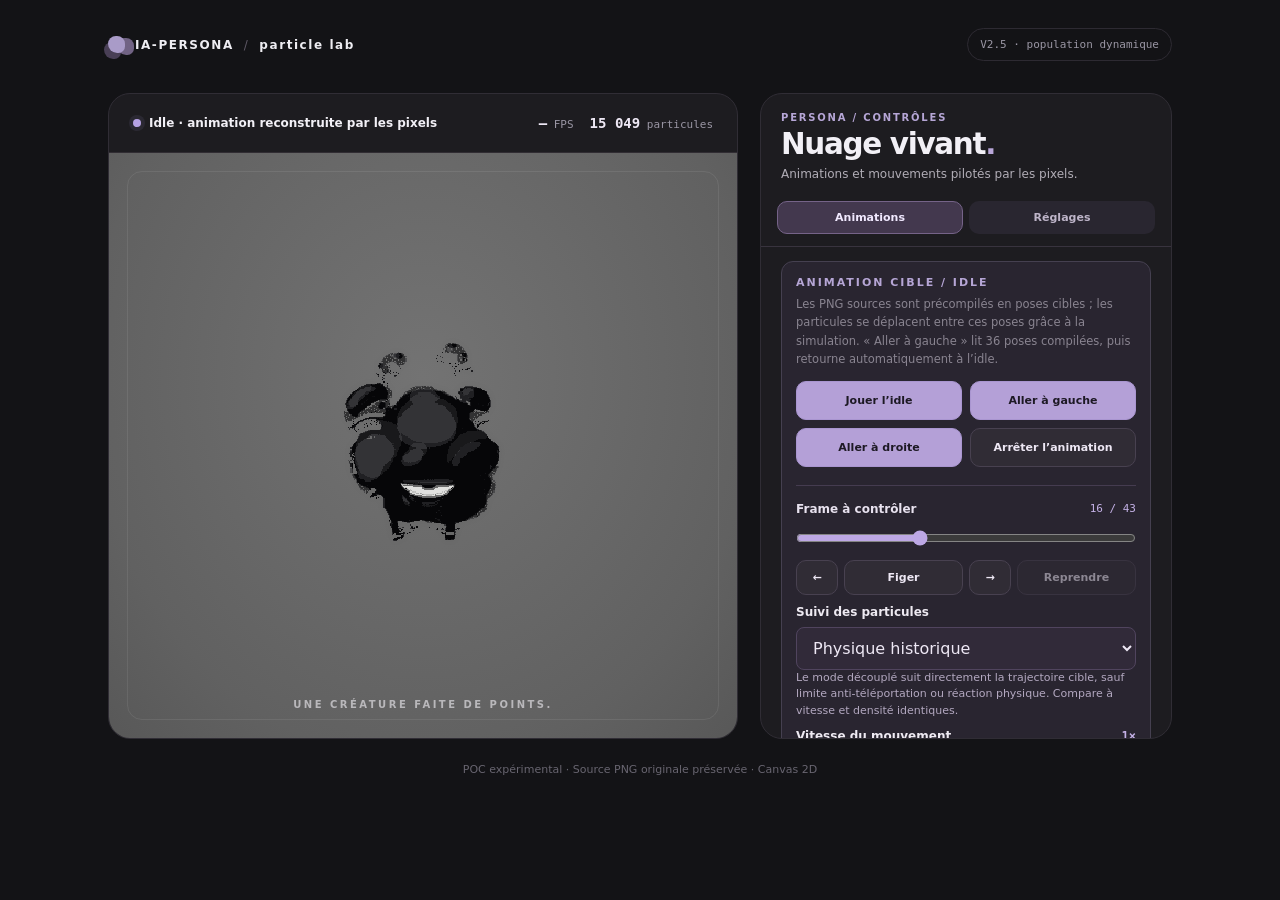
<file: index.html>
<!doctype html>
<html lang="fr">
<head>
  <meta charset="utf-8" />
  <meta name="viewport" content="width=device-width, initial-scale=1" />
  <meta name="color-scheme" content="dark" />
  <title>IA-Persona — Nuage de particules</title>
  <link rel="stylesheet" href="./src/styles/main.css" />
  <script defer src="./assets/persona-map.js"></script>
  <script defer src="./src/engine/cohesion-field.js"></script>
  <script defer src="./assets/persona-anatomy.js"></script>
  <script defer src="./src/engine/anatomy.js"></script>
  <script defer src="./src/engine/role-registry.js"></script>
  <script defer src="./src/engine/particle-world.js"></script>
  
  <script defer src="./src/controller/behavior-controller.js"></script>
  <script defer src="./assets/animations/idle-targets.js"></script>
  <script defer src="./assets/animations/left-targets.js"></script>
  <script defer src="./assets/animations/right-targets.js"></script>
  <script defer src="./src/animation/target-animation-codec.js"></script>
  <script defer src="./src/animation/target-animation-player.js"></script>
<script defer src="./src/animation/pixel-stabilizer.js"></script>
  <script defer src="./src/ui/controls.js"></script>
  <script defer src="./src/ui/metrics.js"></script>
  <script defer src="./src/app.js"></script>
</head>
<body>
  <main class="page">
    <header class="site-header">
      <div class="brand"><span class="brand-mark" aria-hidden="true"></span> IA-PERSONA <span class="brand-separator">/</span> particle lab</div>
      <span class="version">V2.5 · population dynamique</span>
    </header>
    <div class="layout">
      <section class="preview-card" aria-label="Nuage de particules interactif">
        <div class="card-topline">
          <div class="live"><span class="live-dot"></span> <span id="status" role="status">Initialisation…</span></div>
          <div class="runtime-stats" aria-label="Statistiques en direct">
            <span class="mono"><strong id="fps">—</strong> FPS</span>
            <span class="mono"><strong id="particle-count">—</strong> particules</span>
          </div>
        </div>
        <div class="stage" id="stage">
          <canvas id="mascot" width="400" height="400" tabindex="0" role="button" aria-label="Cliquer sur le nuage pour le disperser. Entrée ou Espace déclenche l'explosion."></canvas>
          <div class="stage-subtitle">UNE CRÉATURE FAITE DE POINTS.</div>
        </div>
      </section>
      <aside class="controls-card" aria-label="Commandes du personnage">
        <header class="controls-heading">
          <p class="eyebrow">PERSONA / CONTRÔLES</p>
          <h1>Nuage vivant<span>.</span></h1>
          <p class="intro">Animations et mouvements pilotés par les pixels.</p>
        </header>
        <div class="controls-tabs" role="tablist" aria-label="Catégories des contrôles">
          <button type="button" id="tab-animations" role="tab" aria-controls="panel-animations" aria-selected="true" tabindex="0" data-panel-target="panel-animations">Animations</button>
          <button type="button" id="tab-settings" role="tab" aria-controls="panel-settings" aria-selected="false" tabindex="-1" data-panel-target="panel-settings">Réglages</button>
        </div>
        <div class="controls-viewport" id="controls-viewport">
          <section class="controls-panel" id="panel-animations" role="tabpanel" aria-labelledby="tab-animations">
<div aria-label="Animation par convergence" class="target-animation-controls">
<p class="eyebrow">ANIMATION CIBLE / IDLE</p>
<p class="hint">Les PNG sources sont précompilés en poses cibles ; les particules se déplacent entre ces poses grâce à la simulation. « Aller à gauche » lit 36 poses compilées, puis retourne automatiquement à l’idle.</p>
<div class="behavior-actions">
<button id="play-idle" type="button">Jouer l’idle</button>
<button id="play-left" type="button">Aller à gauche</button>
<button id="play-right" type="button">Aller à droite</button>
<button class="secondary" id="stop-idle" type="button">Arrêter l’animation</button>
</div>
<div aria-label="Inspection de l'animation idle" class="frame-inspector">
<div class="frame-inspector-heading">
<label for="idle-frame">Frame à contrôler</label>
<output for="idle-frame" id="idle-frame-value">1 / 43</output>
</div>
<input id="idle-frame" max="43" min="1" step="1" type="range" value="1"/>
<div class="frame-inspector-actions">
<button aria-label="Frame précédente" class="secondary" id="idle-prev" type="button">←</button>
<button class="secondary" id="idle-freeze" type="button">Figer</button>
<button aria-label="Frame suivante" class="secondary" id="idle-next" type="button">→</button>
<button class="secondary" id="idle-resume" type="button">Reprendre</button>
</div>
<div class="control-group">
<label for="animation-tracking"><span>Suivi des particules</span></label>
<select id="animation-tracking">
<option value="legacy" selected>Physique historique</option>
<option value="decoupled">Animation + physique découplées (essai)</option>
</select>
<p class="frame-inspector-note">Le mode découplé suit directement la trajectoire cible, sauf limite anti-téléportation ou réaction physique. Compare à vitesse et densité identiques.</p>
</div>
<div class="control-group">
<label for="idle-speed"><span>Vitesse du mouvement</span><output for="idle-speed" id="idle-speed-value">1×</output></label>
<input id="idle-speed" type="range" min="0.25" max="3" step="0.25" value="1"/>
</div>
<div class="control-group">
<label for="particle-density"><span>Limite de particules visibles</span></label>
<select id="particle-density">
<option value="auto" selected>Automatique · suit chaque frame</option>
<option value="2000">2 000 · Léger</option>
<option value="4000">4 000</option>
<option value="8000">8 000</option>
<option value="12000">12 000</option>
<option value="15886">15 886 maximum</option>
</select>
<p class="frame-inspector-note">En mode auto, chaque frame utilise exactement ses pixels visibles. Les plafonds réduisent les points actifs sans supprimer de frames.</p>
</div>
<div class="frame-inspector-heading">
<label for="idle-loop-end">Dernière frame de la boucle</label>
<output for="idle-loop-end" id="idle-loop-end-value">43 / 43</output>
</div>
<input id="idle-loop-end" max="43" min="2" step="1" type="range" value="43"/>
<p class="frame-inspector-note" id="idle-loop-duration">Boucle de 1,72 s</p>
<p class="frame-inspector-note">Glisse le curseur pour figer une frame et relève son numéro pour me demander une correction.</p>
</div>
<p aria-live="polite" class="target-animation-status" id="animation-status">Initialisation…</p>
</div>
          </section>
          
          <section class="controls-panel" id="panel-settings" role="tabpanel" aria-labelledby="tab-settings" hidden>
            <h2>Physique et diagnostic</h2>
<div class="button-group">
<button id="reveal-trigger" type="button">Révéler le personnage</button>
<button class="secondary" id="explode-trigger" type="button">Explosion</button>
<button class="secondary" id="reset-trigger" type="button">Réinitialiser</button>
<button class="secondary" id="pause-button" type="button">Pause</button>
</div>
<label class="anatomy-toggle" for="anti-flicker">
  <span>Stabilisation anti-scintillement</span>
  <input id="anti-flicker" type="checkbox"/>
</label>
<p class="panel-help">Lissage léger des pixels en mouvement. Désactive-le pour comparer au rendu brut ; l'inspecteur de frames reste toujours exact.</p>
<div class="controls-stack">
<div class="control-group">
<label for="elasticity"><span>Élasticité</span><output for="elasticity" id="elasticity-value">30</output></label>
<input id="elasticity" max="70" min="5" step="1" type="range" value="30"/>
</div>
<div class="control-group">
<label for="dispersion"><span>Dispersion</span><output for="dispersion" id="dispersion-value">100 %</output></label>
<input id="dispersion" max="200" min="30" step="5" type="range" value="100"/>
</div>
<div class="control-group">
<label for="cohesion"><span>Cohésion des pixels</span><output for="cohesion" id="cohesion-value">55</output></label>
<input id="cohesion" max="120" min="0" step="5" type="range" value="55"/>
</div>
<div class="control-group">
<label for="organic-motion"><span>Respiration organique</span><output for="organic-motion" id="organic-motion-value">100 %</output></label>
<input id="organic-motion" max="200" min="0" step="5" type="range" value="100"/>
</div>
<div class="anatomy-section">
<label class="anatomy-toggle" for="anatomy-preview">
<span>Visualiser les zones (<strong id="anatomy-count">—</strong>)</span>
<input id="anatomy-preview" type="checkbox"/>
</label>
<div aria-label="Légende anatomique" class="anatomy-legend" hidden="" id="anatomy-legend"></div>
</div>
<div class="control-group color-group">
<label for="accent"><span>Couleur des effets manuels</span></label>
<input id="accent" type="color" value="#a58afc"/>
</div>
</div>
<div aria-label="Mesures de performance" class="performance-metrics">
<span>Simulation <strong id="simulation-ms">—</strong> ms</span>
<span>Rendu <strong id="rendering-ms">—</strong> ms</span>
<span>Collisions <strong id="collision-count">—</strong></span>
<span>Écart cible moyen <strong id="tracking-error">—</strong> px</span>
<span>Écart cible max. <strong id="tracking-max-error">—</strong> px</span>
<span>Points bridés <strong id="tracking-limited">—</strong></span>
<span>Liaisons <strong id="link-count">—</strong></span>
</div>
            <p class="panel-help">Les rôles sont indépendants des matériaux. Les teintes de diagnostic et les effets manuels n’altèrent pas les couleurs des états.</p>
          </section>
        </div>
      </aside>
    </div>
    <footer>POC expérimental · Source PNG originale préservée · Canvas 2D</footer>
  </main>
</body>
</html>
</file>
<file: src/styles/main.css>
:root {
  font-family: Inter, ui-sans-serif, system-ui, -apple-system, BlinkMacSystemFont, "Segoe UI", sans-serif;
  font-synthesis: none;
  color: #f2f0f6;
  background: #131316;
}
* { box-sizing: border-box; }
body { margin: 0; min-height: 100vh; }
button, input { font: inherit; }
button { cursor: pointer; }
button:disabled { opacity: .48; cursor: not-allowed; }
.page { max-width: 1120px; margin: 0 auto; padding: 28px 28px 22px; }
.site-header { display: flex; align-items: center; justify-content: space-between; margin-bottom: 32px; gap: 12px; }
.brand { display: flex; align-items: center; gap: 10px; font-weight: 800; letter-spacing: 0.13em; font-size: 12px; color: #eeedf2; }
.brand-mark { width: 17px; height: 17px; display: block; border-radius: 50% 50% 42% 58%; background: #a99bc8; box-shadow: 9px 2px #716384, -4px 6px #493f56; }
.brand-separator { color: #5e5865; font-weight: 400; }
.version, .mono { font-family: ui-monospace, Menlo, Consolas, monospace; font-size: 11px; color: #9a96a4; }
.version { padding: 9px 12px; border: 1px solid #2d2a32; border-radius: 30px; }
.layout { display: grid; grid-template-columns: minmax(0, 1.3fr) minmax(290px, .85fr); gap: 22px; align-items: stretch; }
.preview-card, .controls-card { border: 1px solid #302d35; border-radius: 22px; overflow: hidden; background: #1d1c20; }
.preview-card { display: flex; flex-direction: column; }
.card-topline { height: 59px; padding: 0 24px; display: flex; align-items: center; justify-content: space-between; gap: 10px; border-bottom: 1px solid #312d33; }
.live { font-size: 12px; font-weight: 600; display: flex; gap: 8px; align-items: center; }
.live-dot { width: 8px; height: 8px; background: #b5a1e4; border-radius: 50%; box-shadow: 0 0 0 4px #b5a1e417; }
.stage { min-height: 545px; flex: 1; display: flex; flex-direction: column; align-items: center; justify-content: center; padding: 18px 12px 24px; background: radial-gradient(ellipse at 50% 38%, #737373, #616161 75%, #585858); position: relative; overflow: hidden; touch-action: pan-y; }
.stage:before { content: ''; position: absolute; inset: 18px; pointer-events: none; border: 1px solid #ffffff14; border-radius: 15px; }
#mascot { display: block; width: min(82%, 360px); height: auto; aspect-ratio: 250/251; position: relative; z-index: 1; filter: drop-shadow(0 0 3px #0000000c); cursor: pointer; }
#mascot:focus-visible { outline: 2px solid #e0cfff; outline-offset: 4px; border-radius: 12px; }
.stage-subtitle { position: absolute; bottom: 28px; left: 0; right: 0; text-align: center; color: #dedce1; font-size: 10px; font-weight: 700; letter-spacing: .25em; opacity: .7; }
.controls-card { padding: 34px 30px 30px; display: flex; flex-direction: column; }
.eyebrow { margin: 0 0 18px; color: #b6a6d6; font-weight: 800; font-size: 11px; letter-spacing: .18em; }
h1 { font-size: clamp(36px, 4.1vw, 58px); line-height: 1.06; letter-spacing: -.045em; margin: 0 0 20px; font-weight: 760; }
h1 span { color: #b9a7d9; }
.intro { color: #b1adb6; font-size: 14px; line-height: 1.7; margin: 0 0 34px; }
.control-group label { display: flex; justify-content: space-between; align-items: center; font-size: 12px; font-weight: 700; color: #eeeaf2; margin-bottom: 14px; }
output { color: #c4b1e6; font-family: ui-monospace, monospace; font-size: 12px; }
input[type=range] { width: 100%; accent-color: #bda8e5; cursor: pointer; }
.range-ends { display: flex; justify-content: space-between; color: #85818d; font-size: 11px; margin-top: 3px; }
.button-group { display: flex; gap: 10px; flex-wrap: wrap; margin-top: 28px; }
button { border: 1px solid #a995d0; background: #b4a0d7; color: #1d1924; padding: 12px 14px; border-radius: 10px; font-size: 12px; font-weight: 750; transition: background .18s, transform .18s; }
button:hover:not(:disabled) { background: #d5c5ef; }
button:active:not(:disabled) { transform: translateY(1px); }
button:focus-visible, input:focus-visible { outline: 2px solid #e0cfff; outline-offset: 3px; }
button.secondary { color: #eee8f5; border-color: #484150; background: #302c35; }
button.secondary:hover:not(:disabled) { background: #423a4b; }
.hint { color: #898490; font-size: 11.5px; line-height: 1.6; margin: 15px 0 0; }
.divider { height: 1px; width: 100%; background: #37323c; margin: 29px 0 26px; }
.layer-tags { display: flex; gap: 8px; flex-wrap: wrap; }
.layer-tags span { padding: 9px 10px; border: 1px solid #3b3541; border-radius: 8px; font-size: 11px; background: #262329; color: #d6d1df; }
.footnote { color: #807b86; font-size: 11.5px; line-height: 1.65; margin-top: auto; padding-top: 34px; }
.error { min-height: 0; padding: 0 15px; color: #f5baba; font-size: 12px; }
footer { margin-top: 24px; text-align: center; color: #686570; font-size: 11px; }
@media (max-width: 750px) {
  .page { padding: 18px 14px 28px; }
  .site-header { margin-bottom: 20px; }
  .layout { grid-template-columns: 1fr; gap: 16px; }
  .card-topline { padding: 0 18px; }
  .stage { min-height: 420px; }
  #mascot { width: min(70%, 300px); }
  .controls-card { padding: 27px 24px; }
  .footnote { padding-top: 20px; }
}
@media (prefers-reduced-motion: reduce) { button { transition: none; } }

/* Particle POC: the internal 400² buffer keeps the original 200² pixels centered. */
#mascot { aspect-ratio: 1; width: min(94%, 440px); image-rendering: pixelated; cursor: pointer; }
.controls-stack { margin-top: 24px; display: grid; gap: 20px; }
.color-group { display: flex; align-items: center; justify-content: space-between; gap: 18px; }
.color-group label { margin: 0; }
input[type=color] { height: 38px; width: 64px; cursor: pointer; padding: 2px; border-radius: 8px; background: #302c35; border: 1px solid #484150; }
button:disabled { opacity: .5; cursor: not-allowed; }

/* Métriques internes de profilage, sans interférer avec les contrôles. */
.performance-metrics { display: flex; gap: 8px; flex-wrap: wrap; margin-top: 8px; }
.performance-metrics span { font-family: ui-monospace, Menlo, Consolas, monospace; font-size: 10px; color: #9a96a4; }
.performance-metrics strong { font-weight: 600; color: #d1c5df; font-variant-numeric: tabular-nums; }

/* Optional anatomy inspector. It never changes simulation parameters. */
.anatomy-section { border: 1px solid #3e3549; background: #282330; padding: 12px; border-radius: 10px; }
.anatomy-toggle { display: flex; align-items: center; justify-content: space-between; cursor: pointer; gap: 12px; margin: 0; }
.anatomy-toggle input { width: 17px; height: 17px; accent-color: #bba3f6; cursor: pointer; }
.anatomy-legend { display: flex; flex-wrap: wrap; gap: 7px; margin-top: 12px; }
.anatomy-legend[hidden] { display: none; }
.anatomy-legend span { display: inline-flex; align-items: center; gap: 6px; font-size: 10px; color: #d0c6dc; }
.anatomy-legend i { display: inline-block; width: 9px; height: 9px; border-radius: 3px; flex-shrink: 0; }

/* V2.3 — comportements pilotés par une seule source de vérité. */
.behavior-controls { display: grid; gap: 18px; padding: 17px; border: 1px solid #453b55; border-radius: 12px; background: #24202b; margin: 10px 0 18px; }
.behavior-controls .control-group { margin: 0; }
.behavior-controls select { width: 100%; border: 1px solid #50445e; border-radius: 8px; padding: 10px 12px; color: #eee8f5; background: #312a39; font: inherit; }
.behavior-controls select:focus-visible { outline: 2px solid #c4affc; outline-offset: 2px; }
.behavior-actions { display: grid; grid-template-columns: repeat(2, minmax(0,1fr)); gap: 8px; }
.behavior-actions button { min-width: 0; font-size: 11px; }
@media (max-width: 420px) { .behavior-actions { grid-template-columns: 1fr; } }

/* V2.4 : controls dedicated to reference-pose playback. */
.target-animation-controls { margin: 18px 0 20px; padding: 14px; border-radius: 12px; border: 1px solid #454050; background: #292530; }
.target-animation-controls .eyebrow { margin: 0 0 6px; }
.target-animation-controls .hint { margin: 0 0 12px; }
.target-animation-controls .behavior-actions { margin: 0; }
.target-animation-status { margin: 12px 0 0; font-size: 11px; color: #b5adbf; font-variant-numeric: tabular-nums; }
/* Keep the creature visible even as the control panel grows taller. */
.preview-card { align-self: start; }
.stage { flex: none; height: min(650px, 65vh); min-height: 480px; }
@media (max-width: 750px) { .stage { height: 440px; min-height: 360px; } }

/* V2.4 inspector: separate preview navigation from the global physics pause. */
.frame-inspector { display: grid; gap: 10px; margin-top: 18px; padding-top: 16px; border-top: 1px solid #453c50; }
.frame-inspector-heading { display: flex; align-items: center; justify-content: space-between; gap: 10px; font-size: 12px; }
.frame-inspector-heading label { font-weight: 650; color: #e8e2ef; }
.frame-inspector-heading output { font-size: 11px; font-variant-numeric: tabular-nums; white-space: nowrap; }
.frame-inspector input[type=range] { margin: 0; min-height: 24px; }
.frame-inspector-actions { display: grid; grid-template-columns: 42px minmax(0, 1fr) 42px minmax(0, 1fr); gap: 6px; }
.frame-inspector-actions button { min-width: 0; padding: 10px 5px; font-size: 11px; }
.frame-inspector-note { margin: 0; color: #b3a8c0; font-size: 11px; line-height: 1.5; font-variant-numeric: tabular-nums; }
@media (max-width: 420px) { .frame-inspector-actions { grid-template-columns: 42px 1fr 42px 1fr; } }


/* V2.4 : desktop control panel stays level with the image; each tab scrolls internally. */
@media (min-width: 751px) {
  .layout { --preview-stage-height: clamp(480px, 65vh, 650px); align-items: start; }
  .preview-card, .controls-card { height: calc(var(--preview-stage-height) + 61px); align-self: start; }
  .stage { height: var(--preview-stage-height); min-height: 0; }
  .controls-card { padding: 0; overflow: hidden; }
}
.controls-card { display: flex; flex-direction: column; }
.controls-heading { padding: 18px 20px 8px; flex: none; }
.controls-heading .eyebrow { margin: 0 0 6px; font-size: 10px; }
.controls-heading h1 { font-size: clamp(23px, 2.3vw, 32px); margin: 0 0 6px; }
.controls-heading .intro { font-size: 12px; line-height: 1.4; margin: 0; }
.controls-tabs { display: flex; gap: 6px; padding: 10px 16px 12px; flex: none; border-bottom: 1px solid #38333e; }
.controls-tabs [role=tab] { min-width: 0; flex: 1; padding: 9px 5px; color: #beb5c9; background: #292630; border: 1px solid transparent; font-size: 11px; font-weight: 650; }
.controls-tabs [role=tab][aria-selected=true] { background: #43384e; color: #f1e9ff; border-color: #756388; }
.controls-tabs [role=tab]:hover:not(:disabled) { background: #4a4052; }
.controls-viewport { min-height: 0; flex: 1; overflow-y: auto; overflow-x: hidden; overscroll-behavior-y: contain; scrollbar-color: #71657c #242128; }
.controls-panel { padding: 14px 20px 24px; }
.controls-panel[hidden] { display: none; }
.controls-panel h2 { margin: 4px 0 12px; font-size: 17px; }
.controls-panel .target-animation-controls { margin: 0 0 16px; }
.controls-panel .behavior-controls { margin: 0 0 16px; }
.controls-panel .button-group { margin-top: 8px; }
.controls-panel .controls-stack { margin-top: 20px; }
.panel-help { font-size: 11px; line-height: 1.55; color: #aaa1b0; margin: 12px 0; }
@media (max-width: 750px) {
  .controls-card { height: auto; padding: 0; overflow: visible; }
  .controls-viewport { overflow: visible; }
  .controls-heading { padding: 20px 20px 8px; }
  .controls-panel { padding: 16px 20px 22px; }
}

/* Keep the density selector aligned with the project's existing form controls. */
.frame-inspector select { width: 100%; min-height: 40px; padding: 10px 12px; border: 1px solid #50445e; border-radius: 8px; color: #eee8f5; background: #312a39; font: inherit; }
.frame-inspector select:focus-visible { outline: 2px solid #c4affc; outline-offset: 2px; }
.frame-inspector .control-group label { margin-bottom: 8px; }

/* Live metrics are close to the canvas, with stable numeric widths. */
.runtime-stats { display: flex; align-items: baseline; justify-content: flex-end; gap: 16px; flex-wrap: wrap; }
.runtime-stats .mono { white-space: nowrap; font-variant-numeric: tabular-nums; }
.runtime-stats strong { color: #eee8f5; font-size: 14px; font-weight: 700; }
</file>
